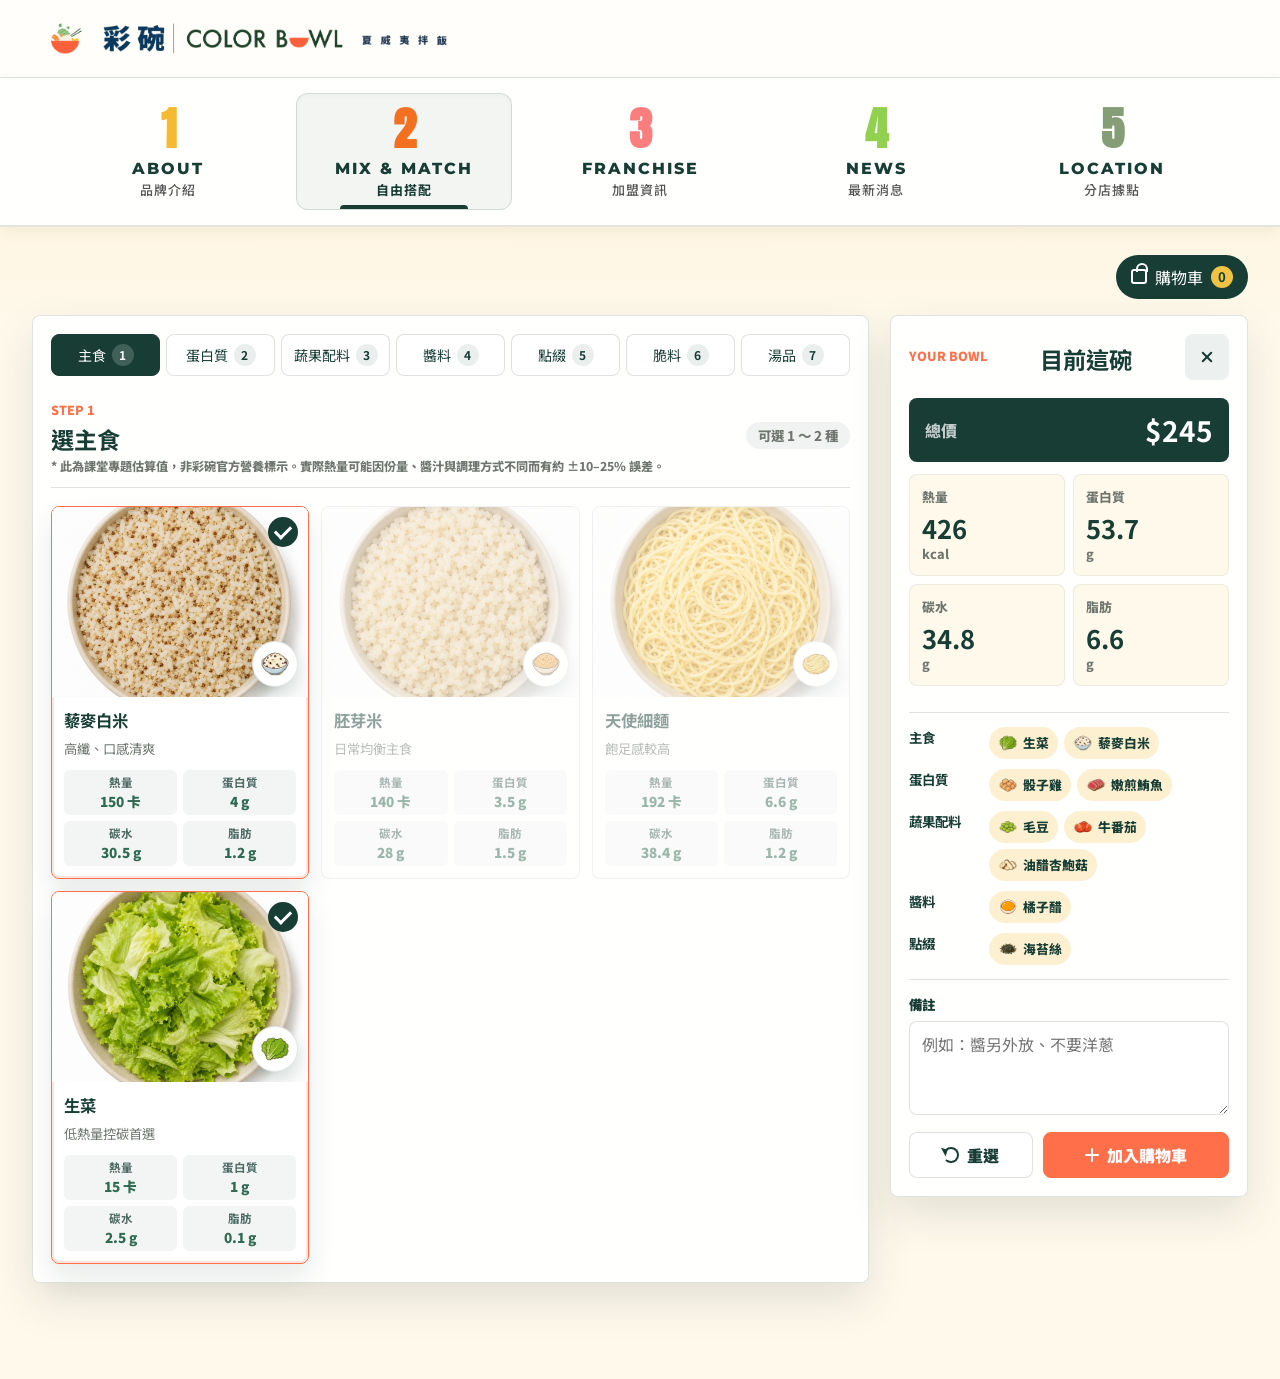
<file: order.html>
<!DOCTYPE html>
<html lang="zh-Hant">
<head>
  <meta charset="UTF-8">
  <meta name="viewport" content="width=device-width, initial-scale=1.0">
  <title>彩碗 ColorBowl Poke | 線上點餐</title>
  <link rel="shortcut icon" href="images/new_logo.png">
  <link rel="stylesheet" href="css/all.css">
  <link rel="stylesheet" href="css/order.css?v=20260609_11">
  <style>
    @import url('https://fonts.googleapis.com/css2?family=Montserrat:ital,wght@0,100..900;1,100..900&display=swap');
    @import url('https://fonts.googleapis.com/css2?family=Noto+Sans+TC:wght@100..900&display=swap');
    @import url('https://fonts.googleapis.com/css2?family=Jost:ital,wght@0,100..900;1,100..900&display=swap');
    @import url('https://fonts.googleapis.com/css2?family=Anton+SC&display=swap');

    /* ==========================================================================
       彩碗頂部大數字頁籤導覽列 (ColorBowl Top Tabs Navigation - 點餐頁專用)
       ========================================================================== */
    .colorbowl-top-tabs {
        width: 100%;
        background: rgba(255, 255, 255, 0.95);
        box-shadow: 0 4px 15px rgba(0, 0, 0, 0.05);
        border-bottom: 2px solid #e1e8db;
        position: relative;
        z-index: 99;
        margin-top: 0 !important;
    }

    .colorbowl-top-tabs .tabs-inner {
        max-width: 1200px;
        margin: 0 auto;
        display: flex;
        justify-content: space-around;
        align-items: stretch;
        padding: 15px 10px;
    }

    .colorbowl-top-tabs .tab-item {
        flex: 1;
        text-align: center;
        padding: 10px 15px;
        text-decoration: none !important;
        display: flex;
        flex-direction: column;
        align-items: center;
        justify-content: center;
        border-radius: 12px;
        margin: 0 10px;
        background: transparent;
        transition: all 0.35s cubic-bezier(0.25, 0.8, 0.25, 1);
        position: relative;
        border: 1px solid transparent;
    }

    /* 大數字色彩 */
    .colorbowl-top-tabs .tab-num {
        font-family: "Anton SC", "Impact", "Montserrat", sans-serif;
        font-size: 46px;
        font-weight: 700;
        line-height: 1.1;
        margin-bottom: 4px;
        transition: all 0.3s ease;
    }

    .colorbowl-top-tabs .tab-num.num-1 { color: #f5b932; }
    .colorbowl-top-tabs .tab-num.num-2 { color: #f37021; }
    .colorbowl-top-tabs .tab-num.num-3 { color: #fa7e7e; }
    .colorbowl-top-tabs .tab-num.num-4 { color: #92d050; }
    .colorbowl-top-tabs .tab-num.num-5 { color: #859e78; }

    /* 英文大寫 */
    .colorbowl-top-tabs .tab-en {
        font-family: "Montserrat", "Jost", sans-serif;
        font-size: 16px;
        font-weight: 800;
        letter-spacing: 2px;
        color: #173D34;
        margin-bottom: 2px;
        transition: all 0.3s ease;
    }

    /* 中文說明 */
    .colorbowl-top-tabs .tab-zh {
        font-family: "Noto Sans TC", sans-serif;
        font-size: 13px;
        font-weight: 500;
        letter-spacing: 1px;
        color: #555555;
        transition: all 0.3s ease;
    }

    /* Hover 微動畫與卡片上升效果 */
    .colorbowl-top-tabs .tab-item:hover {
        transform: translateY(-5px);
        background: rgba(23, 61, 52, 0.03);
        box-shadow: 0 6px 15px rgba(23, 61, 52, 0.08);
        border-color: rgba(23, 61, 52, 0.08);
    }

    .colorbowl-top-tabs .tab-item:hover .tab-num {
        transform: scale(1.12);
    }

    .colorbowl-top-tabs .tab-item:hover .tab-en {
        color: #0b221d;
    }

    /* Active 狀態（當前頁面高亮） */
    .colorbowl-top-tabs .tab-item.active {
        background: rgba(23, 61, 52, 0.05);
        border-color: rgba(23, 61, 52, 0.15);
        box-shadow: inset 0 2px 4px rgba(0, 0, 0, 0.02);
    }

    .colorbowl-top-tabs .tab-item.active::after {
        content: "";
        position: absolute;
        bottom: 0;
        width: 60%;
        height: 4px;
        background: #173D34;
        border-radius: 4px 4px 0 0;
    }

    .colorbowl-top-tabs .tab-item.active .tab-zh {
        font-weight: 700;
        color: #173D34;
    }

    /* RWD 響應式調整 */
    @media screen and (max-width: 992px) {
        .colorbowl-top-tabs .tabs-inner {
            padding: 10px 5px;
        }
        .colorbowl-top-tabs .tab-item {
            margin: 0 5px;
            padding: 8px 10px;
        }
        .colorbowl-top-tabs .tab-num {
            font-size: 36px;
        }
        .colorbowl-top-tabs .tab-en {
            font-size: 14px;
            letter-spacing: 1px;
        }
    }

    @media screen and (max-width: 768px) {
        .colorbowl-top-tabs {
            overflow: hidden;
            scrollbar-width: none;
            margin-top: 0 !important;
            max-width: 100vw;
        }
        
        .colorbowl-top-tabs::-webkit-scrollbar {
            display: none;
        }

        .colorbowl-top-tabs .tabs-inner {
            display: grid;
            grid-template-columns: repeat(5, minmax(0, 1fr));
            gap: 5px;
            width: 100%;
            max-width: 100vw;
            justify-content: stretch;
            padding: 8px;
        }

        .colorbowl-top-tabs .tab-item {
            flex: none;
            min-width: 0;
            margin: 0;
            padding: 7px 3px;
            background: rgba(255, 255, 255, 0.9);
            border: 1px solid rgba(23, 61, 52, 0.08);
            border-radius: 10px;
        }
        
        .colorbowl-top-tabs .tab-num {
            font-size: 22px;
            margin-bottom: 2px;
        }
        
        .colorbowl-top-tabs .tab-en {
            font-size: 8px;
            letter-spacing: 0.2px;
            line-height: 1.05;
            margin-bottom: 1px;
        }
        
        .colorbowl-top-tabs .tab-zh {
            font-size: 10px;
            letter-spacing: 0;
            line-height: 1.15;
        }

        .colorbowl-top-tabs .tab-item:hover {
            transform: none;
        }
    }
    
    /* 強制手機版食材卡片雙欄與適當比例（防止快取問題） */
    @media screen and (max-width: 700px) {
        html, body {
            max-width: 100vw !important;
            overflow-x: hidden !important;
            width: 100% !important;
        }
        .order-page,
        .builder-layout,
        .ingredient-panel,
        .summary-panel {
            max-width: 100vw !important;
            overflow-x: hidden !important;
            width: 100% !important;
            min-width: 0 !important;
        }
        .builder-layout,
        .ingredient-panel,
        .summary-panel {
            max-width: 100% !important;
            width: 100% !important;
        }
        .ingredient-grid {
            display: grid !important;
            grid-template-columns: repeat(2, minmax(0, 1fr)) !important;
            gap: 10px !important;
            max-width: 100% !important;
            min-width: 0 !important;
            width: 100% !important;
        }
        .ingredient-card {
            display: flex !important;
            flex-direction: column !important;
            min-height: 0 !important;
            width: auto !important;
            max-width: 100% !important;
            min-width: 0 !important;
        }
        .step-tabs {
            display: flex !important;
            flex-wrap: wrap !important;
            gap: 8px !important;
            margin: 0 0 16px !important;
            overflow: visible !important;
            padding: 0 !important;
            width: 100% !important;
        }
        .step-tab {
            flex: 1 1 calc(33.333% - 8px) !important;
            min-width: 0 !important;
            padding: 8px 6px !important;
        }
        .ingredient-image {
            height: 115px !important;
            width: 100% !important;
        }
        .ingredient-photo {
            width: 100% !important;
            height: 100% !important;
            object-fit: cover !important;
            object-position: var(--ingredient-focus, center center) !important;
            padding: 0 !important;
        }
    }

    @media screen and (max-width: 430px) {
        .order-page {
            padding-left: 8px;
            padding-right: 8px;
        }
        .quick-panel,
        .ingredient-panel,
        .summary-panel {
            padding: 14px;
        }
        .step-tabs {
            gap: 7px !important;
        }
        .step-tab {
            flex-basis: calc(50% - 7px) !important;
            min-height: 40px;
        }
        .step-tab:last-child {
            flex-basis: 100% !important;
        }
        .ingredient-grid {
            gap: 8px !important;
        }
        .ingredient-body {
            padding: 8px 7px 10px;
        }
    }

    @media screen and (max-width: 700px) {
        .summary-panel[data-mobile-bowl-details] {
            max-width: none !important;
            width: auto !important;
        }
    }
  </style>
  <script src="js/order.js?v=20260609_5" defer></script>
</head>
<body>
  <header class="order-topbar">
    <a class="brand" href="index.html" aria-label="回到首頁">
      <img src="images/nav_logo_colorbowl_new.png" alt="ColorBowl Poke">
    </a>
  </header>

  <!-- 彩碗頂部大數字導覽頁籤 -->
  <div class="colorbowl-top-tabs">
    <div class="tabs-inner">
      <a href="index.html" class="tab-item" id="tab-about">
        <span class="tab-num num-1">1</span>
        <span class="tab-en">ABOUT</span>
        <span class="tab-zh">品牌介紹</span>
      </a>
      <a href="order.html" class="tab-item active" id="tab-dish">
        <span class="tab-num num-2">2</span>
        <span class="tab-en">MIX & MATCH</span>
        <span class="tab-zh">自由搭配</span>
      </a>
      <a href="franchise.html" class="tab-item" id="tab-franchise">
        <span class="tab-num num-3">3</span>
        <span class="tab-en">FRANCHISE</span>
        <span class="tab-zh">加盟資訊</span>
      </a>
      <a href="news.html" class="tab-item" id="tab-news">
        <span class="tab-num num-4">4</span>
        <span class="tab-en">NEWS</span>
        <span class="tab-zh">最新消息</span>
      </a>
      <a href="location.html" class="tab-item" id="tab-location">
        <span class="tab-num num-5">5</span>
        <span class="tab-en">LOCATION</span>
        <span class="tab-zh">分店據點</span>
      </a>
    </div>
  </div>

  <main class="order-page">
    <div class="order-actions-bar">
      <nav class="top-actions" aria-label="點餐導覽">
        <button class="cart-pill" type="button" data-open-cart>
          <span class="bag-icon" aria-hidden="true"></span>
          <span>購物車</span>
          <strong data-cart-count>0</strong>
        </button>
      </nav>
    </div>

    <section class="target-panel" data-target-panel hidden>
      <div class="target-head">
        <div>
          <span class="eyebrow">Nutrition Target</span>
          <h2>營養目標</h2>
        </div>
        <button class="text-button" type="button" data-apply-preset="fitness">套用健身增肌</button>
      </div>
      <div class="target-grid">
        <label>
          <span>熱量上限</span>
          <input type="number" min="250" max="1200" step="10" value="650" data-target="calories">
        </label>
        <label>
          <span>蛋白質下限</span>
          <input type="number" min="0" max="100" step="1" value="35" data-target="protein">
        </label>
        <label>
          <span>碳水上限</span>
          <input type="number" min="0" max="160" step="1" value="65" data-target="carbs">
        </label>
        <label>
          <span>脂肪上限</span>
          <input type="number" min="0" max="80" step="1" value="28" data-target="fat">
        </label>
      </div>
    </section>

    <section class="builder-layout" aria-label="客製彩碗點餐區">

      <section class="ingredient-panel">
        <div class="step-tabs" role="tablist" aria-label="食材分類" data-tabs></div>
        <div class="ingredient-toolbar">
          <div>
            <span class="eyebrow" data-step-kicker>Step 1</span>
            <h2 data-step-title>選主食</h2>
            <p class="nutrition-note">* 此為課堂專題估算值，非彩碗官方營養標示。實際熱量可能因份量、醬汁與調理方式不同而有約 ±10–25% 誤差。</p>
          </div>
          <p data-step-hint>可選 1 到 2 種，選 2 種時各以半份計算。</p>
        </div>
        <div class="ingredient-grid" data-ingredients></div>
      </section>

      <aside class="summary-panel" id="mobile-bowl-details" aria-live="polite" data-mobile-bowl-details>
        <div class="panel-head">
          <span class="eyebrow">Your Bowl</span>
          <h2>目前這碗</h2>
          <button class="mobile-summary-close icon-button" type="button" data-mobile-summary-close aria-label="關閉目前這碗">
            <span class="close-icon" aria-hidden="true"></span>
          </button>
        </div>
        <div class="price-line">
          <span>總價</span>
          <strong data-total-price>$0</strong>
        </div>
        <div class="nutrition-grid">
          <div>
            <span>熱量</span>
            <strong data-total="calories">0</strong>
            <small>kcal</small>
          </div>
          <div>
            <span>蛋白質</span>
            <strong data-total="protein">0</strong>
            <small>g</small>
          </div>
          <div>
            <span>碳水</span>
            <strong data-total="carbs">0</strong>
            <small>g</small>
          </div>
          <div>
            <span>脂肪</span>
            <strong data-total="fat">0</strong>
            <small>g</small>
          </div>
        </div>
        <div class="target-status" data-target-status></div>
        <div class="selected-list" data-selected-list>
          <p>還沒有選食材。</p>
        </div>
        <label class="note-field">
          <span>備註</span>
          <textarea rows="3" placeholder="例如：醬另外放、不要洋蔥" data-note></textarea>
        </label>
        <div class="summary-actions">
          <button class="ghost-button" type="button" data-reset>
            <span class="reset-icon" aria-hidden="true"></span>
            <span>重選</span>
          </button>
          <button class="primary-button" type="button" data-add-cart>
            <span class="plus-icon" aria-hidden="true"></span>
            <span>加入購物車</span>
          </button>
        </div>
      </aside>
    </section>
  </main>

  <aside class="cart-drawer" aria-label="購物車" aria-hidden="true" data-cart-drawer>
    <div class="cart-backdrop" data-close-cart></div>
    
    <!-- 訂單明細面板 (向左展開) -->
    <section class="details-panel" data-details-panel>
      <div class="details-head">
        <div>
          <span class="eyebrow">Details</span>
          <h2>訂單明細</h2>
        </div>
        <button class="icon-button" type="button" data-close-details aria-label="關閉明細">
          <span class="close-icon" aria-hidden="true"></span>
        </button>
      </div>
      <div class="details-items">
        <!-- 這裡由 JS 動態渲染 Accordion 項目 -->
      </div>
    </section>

    <section class="cart-panel">
      <!-- 左側貼邊 Sidebar Toggle 滑塊 -->
      <div class="sidebar-toggle-container" data-expand-container hidden>
        <button class="details-sidebar-toggle" type="button" data-toggle-cart-details aria-label="切換訂單明細">
          <span class="sidebar-toggle-text">展開明細</span>
          <span class="sidebar-toggle-icon" aria-hidden="true"></span>
        </button>
      </div>

      <div class="cart-head">
        <div>
          <span class="eyebrow">Cart</span>
          <h2>訂單內容</h2>
        </div>
        <div class="cart-head-actions">
          <button class="clear-cart-btn" type="button" data-clear-cart hidden>清空購物車</button>
          <button class="icon-button" type="button" data-close-cart aria-label="關閉購物車">
            <span class="close-icon" aria-hidden="true"></span>
          </button>
        </div>
      </div>
      <div class="sidebar-toggle-container mobile-cart-detail-toggle" data-expand-container hidden>
        <button class="details-sidebar-toggle" type="button" data-toggle-cart-details aria-label="切換訂單明細">
          <span class="sidebar-toggle-text">展開明細</span>
          <span class="sidebar-toggle-icon" aria-hidden="true"></span>
        </button>
      </div>
      <div class="cart-items" data-cart-items>
        <p class="empty-cart">購物車目前是空的。</p>
      </div>
      <div class="checkout-box">
        <div class="checkout-total">
          <span>訂單總計</span>
          <strong data-cart-total>$0</strong>
        </div>


        <div class="checkout-grid">
          <label>
            <span>取餐方式</span>
            <select>
              <option>到店自取</option>
              <option>外送</option>
              <option>內用</option>
            </select>
          </label>
          <label>
            <span>取餐時間</span>
            <input type="time" value="12:30">
          </label>
          <label>
            <span>姓名</span>
            <input type="text" id="checkout-name" placeholder="王小明">
          </label>
          <label>
            <span>電話</span>
            <input type="tel" id="checkout-phone" placeholder="09xx xxx xxx">
          </label>
        </div>
        <button class="primary-button checkout-button" type="button" data-submit-order>
          <span class="send-icon" aria-hidden="true"></span>
          <span>送出模擬訂單</span>
        </button>
      </div>
    </section>
  </aside>

  <div class="mobile-summary">
    <button class="mobile-summary-info" type="button" data-mobile-summary-toggle aria-expanded="false" aria-controls="mobile-bowl-details">
      <span class="mobile-summary-title">目前這碗</span>
      <strong data-mobile-price>$0</strong>
      <span data-mobile-nutrition>0 kcal / P 0g</span>
      <span class="mobile-summary-chevron" aria-hidden="true"></span>
    </button>
    <button class="mobile-add-button" type="button" data-add-cart data-add-cart-mode="stay">加入</button>
  </div>

  <div class="toast" data-toast role="status" aria-live="polite"></div>
</body>
</html>
</file>
<file: css/order.css>
:root {
  --green: #173d34;
  --green-2: #2f6a52;
  --lime: #d7e85a;
  --yellow: #f2c244;
  --orange: #ff704a;
  --paper: #fff9ec;
  --surface: #ffffff;
  --line: rgba(23, 61, 52, 0.14);
  --muted: #6e766f;
  --ink: #20302b;
  --shadow: 0 18px 44px rgba(23, 61, 52, 0.12);
}

* {
  box-sizing: border-box;
}

html {
  overflow-x: hidden;
  scroll-behavior: smooth;
}

body {
  background:
    linear-gradient(180deg, rgba(242, 194, 68, 0.2) 0, rgba(255, 249, 236, 0) 330px),
    var(--paper);
  color: var(--ink);
  font-family: "Noto Sans TC", "Noto Sans", Arial, sans-serif;
  margin: 0;
  min-height: 100vh;
  overflow-x: hidden;
  max-width: 100vw;
}

button,
input,
select,
textarea {
  font: inherit;
}

button {
  cursor: pointer;
}

button:focus-visible,
input:focus-visible,
select:focus-visible,
textarea:focus-visible,
a:focus-visible {
  outline: 3px solid rgba(255, 112, 74, 0.35);
  outline-offset: 3px;
}

.order-topbar {
  align-items: center;
  background: rgba(255, 255, 255, 0.9);
  border-bottom: 1px solid var(--line);
  display: flex;
  gap: 24px;
  justify-content: space-between;
  left: 0;
  min-height: 78px;
  padding: 12px clamp(18px, 4vw, 56px);
  position: sticky;
  right: 0;
  top: 0;
  max-width: 100vw;
  width: 100vw;
  z-index: 50;
  backdrop-filter: blur(16px);
}

.brand {
  align-items: center;
  display: inline-flex;
  min-width: 150px;
}

.brand img {
  display: block;
  height: 33px;
  width: 400px;
  max-width: 100%;
  object-fit: contain;
}

.order-actions-bar {
  display: flex;
  justify-content: flex-end;
  margin-bottom: 16px;
  width: 100%;
}

.top-actions {
  align-items: center;
  display: flex;
  gap: 10px;
}

.top-actions a,
.cart-pill {
  align-items: center;
  background: transparent;
  border: 1px solid transparent;
  border-radius: 999px;
  color: var(--green);
  display: inline-flex;
  gap: 8px;
  min-height: 42px;
  padding: 9px 14px;
  text-decoration: none;
}

.top-actions a:hover,
.cart-pill:hover {
  background: rgba(23, 61, 52, 0.07);
}

.cart-pill {
  background: var(--green);
  color: #fff;
}

.cart-pill strong {
  align-items: center;
  background: var(--yellow);
  border-radius: 999px;
  color: var(--green);
  display: inline-flex;
  font-size: 0.82rem;
  height: 22px;
  justify-content: center;
  min-width: 22px;
  padding: 0 7px;
}

.order-page {
  margin: 0 auto;
  max-width: 1680px;
  padding: 28px clamp(16px, 2.5vw, 42px) 96px;
  width: 100%;
}

.order-hero {
  align-items: end;
  display: grid;
  gap: 28px;
  grid-template-columns: minmax(0, 1fr) minmax(360px, 520px);
  padding: 30px 0 24px;
}

.eyebrow {
  color: var(--orange);
  display: inline-flex;
  font-size: 0.78rem;
  font-weight: 900;
  letter-spacing: 0;
  line-height: 1;
  text-transform: uppercase;
}

.order-hero h1 {
  color: var(--green);
  font-size: clamp(2rem, 4.4vw, 3.9rem);
  line-height: 1.05;
  margin: 12px 0 14px;
  max-width: 860px;
  overflow-wrap: anywhere;
}

.order-hero p {
  color: var(--muted);
  font-size: 1.05rem;
  line-height: 1.8;
  margin: 0;
  max-width: 720px;
}

.mode-switch {
  background: rgba(255, 255, 255, 0.72);
  border: 1px solid var(--line);
  border-radius: 8px;
  display: grid;
  gap: 8px;
  grid-template-columns: repeat(3, minmax(0, 1fr));
  padding: 8px;
  min-width: 0;
}

.mode-switch button {
  background: transparent;
  border: 1px solid transparent;
  border-radius: 7px;
  color: var(--green);
  min-height: 78px;
  padding: 12px;
  text-align: left;
  min-width: 0;
}

.mode-switch button span,
.mode-switch button small {
  display: block;
}

.mode-switch button span {
  font-weight: 900;
  margin-bottom: 7px;
}

.mode-switch button small {
  color: var(--muted);
  font-size: 0.8rem;
  line-height: 1.45;
}

.mode-switch button.is-active {
  background: #fff1d2;
  border-color: rgba(255, 112, 74, 0.45);
  box-shadow: inset 0 0 0 2px rgba(255, 112, 74, 0.14);
}

.target-panel,
.quick-panel,
.ingredient-panel,
.summary-panel,
.cart-panel {
  background: rgba(255, 255, 255, 0.94);
  border: 1px solid var(--line);
  border-radius: 8px;
  box-shadow: var(--shadow);
  min-width: 0;
}

.target-panel {
  margin: 0 0 18px;
  padding: 20px;
}

.target-head,
.panel-head,
.cart-head,
.ingredient-toolbar {
  align-items: center;
  display: flex;
  gap: 16px;
  justify-content: space-between;
}

.cart-head-actions {
  display: flex;
  align-items: center;
  gap: 10px;
}

.clear-cart-btn {
  background: transparent;
  border: 1px solid var(--line);
  border-radius: 6px;
  color: var(--muted);
  font-size: 0.76rem;
  font-weight: 800;
  padding: 4px 10px;
  min-height: 28px;
  transition: all 0.2s ease;
}

.clear-cart-btn:hover {
  background: rgba(255, 112, 74, 0.08);
  border-color: rgba(255, 112, 74, 0.3);
  color: var(--orange);
}

.target-head h2,
.panel-head h2,
.cart-head h2,
.ingredient-toolbar h2 {
  color: var(--green);
  font-size: 1.45rem;
  line-height: 1.2;
  margin: 6px 0 0;
}

.target-grid {
  display: grid;
  gap: 12px;
  grid-template-columns: repeat(4, minmax(0, 1fr));
  margin-top: 18px;
}

label span {
  color: var(--green);
  display: block;
  font-size: 0.84rem;
  font-weight: 900;
  margin-bottom: 7px;
}

input,
select,
textarea {
  background: #fff;
  border: 1px solid var(--line);
  border-radius: 8px;
  color: var(--ink);
  min-height: 44px;
  padding: 10px 12px;
  width: 100%;
}

textarea {
  line-height: 1.5;
  min-height: 86px;
  resize: vertical;
}

.builder-layout {
  align-items: start;
  display: grid;
  gap: clamp(16px, 1.6vw, 24px);
  grid-template-columns: minmax(0, 1fr) clamp(340px, 26vw, 460px);
}

.quick-panel,
.ingredient-panel,
.summary-panel {
  padding: 18px;
}

.quick-panel,
.summary-panel {
  position: sticky;
  top: 98px;
}

.preset-list {
  display: grid;
  gap: 10px;
  margin-top: 16px;
}

.preset-card {
  background: #fff;
  border: 1px solid var(--line);
  border-radius: 8px;
  color: inherit;
  display: grid;
  gap: 10px;
  grid-template-columns: 54px minmax(0, 1fr);
  min-height: 92px;
  padding: 10px;
  text-align: left;
  transition: border-color 0.2s ease, transform 0.2s ease, box-shadow 0.2s ease;
}

.preset-card:hover {
  border-color: rgba(255, 112, 74, 0.55);
  box-shadow: 0 10px 24px rgba(23, 61, 52, 0.1);
  transform: translateY(-1px);
}

.preset-image {
  background: #fff9ec;
  border-radius: 7px;
  display: block;
  height: 54px;
  overflow: hidden;
  position: relative;
  width: 54px;
}

.preset-image > img:first-child {
  background: #fff9ec;
  height: 54px;
  object-fit: cover;
  width: 54px;
}

.preset-icon {
  background: #ffffff;
  border: 1px solid rgba(23, 61, 52, 0.12);
  border-radius: 999px;
  bottom: -3px;
  box-shadow: 0 5px 12px rgba(23, 61, 52, 0.16);
  height: 26px !important;
  object-fit: contain !important;
  padding: 3px;
  position: absolute;
  right: -3px;
  width: 26px !important;
}

.preset-card strong,
.preset-card span,
.preset-card small {
  display: block;
}

.preset-card strong {
  color: var(--green);
  font-size: 0.98rem;
  line-height: 1.3;
}

.preset-card span {
  color: var(--muted);
  font-size: 0.8rem;
  line-height: 1.45;
  margin-top: 3px;
}

.preset-card small {
  color: var(--orange);
  font-weight: 900;
  margin-top: 6px;
}

.step-tabs {
  display: flex;
  flex-wrap: nowrap;
  gap: 6px;
  margin-bottom: 18px;
  overflow-x: auto;
  scrollbar-width: none;
  -ms-overflow-style: none;
  padding-bottom: 2px;
}

.step-tabs::-webkit-scrollbar {
  display: none;
}

.step-tab {
  align-items: center;
  background: #fff;
  border: 1px solid var(--line);
  border-radius: 8px;
  color: var(--green);
  display: inline-flex;
  flex: 1;
  flex-shrink: 0;
  gap: 6px;
  justify-content: center;
  min-height: 42px;
  padding: 8px 10px;
  transition: background 0.2s ease, border-color 0.2s ease;
  white-space: nowrap;
  font-size: 0.88rem;
}

.step-tab.is-active {
  background: var(--green);
  border-color: var(--green);
  color: #fff;
}

.step-tab strong {
  align-items: center;
  background: rgba(23, 61, 52, 0.09);
  border-radius: 999px;
  display: inline-flex;
  font-size: 0.75rem;
  height: 22px;
  justify-content: center;
  min-width: 22px;
  padding: 0 6px;
}

.step-tab.is-active strong {
  background: rgba(255, 255, 255, 0.18);
}

.ingredient-toolbar {
  border-bottom: 1px solid var(--line);
  margin-bottom: 18px;
  padding-bottom: 12px;
  align-items: center;
  display: flex;
  gap: 16px;
  justify-content: space-between;
}

.ingredient-toolbar [data-step-hint] {
  color: var(--muted);
  font-size: 0.84rem;
  font-weight: 800;
  line-height: 1.4;
  margin: 0;
  white-space: nowrap;
  background: rgba(23, 61, 52, 0.06);
  border-radius: 999px;
  padding: 4px 12px;
}

.nutrition-note {
  color: var(--muted);
  font-size: 0.76rem;
  font-weight: 800;
  margin: 4px 0 0;
  display: block;
}

.ingredient-grid {
  display: grid;
  gap: 12px;
  grid-template-columns: repeat(4, minmax(0, 1fr));
}

.ingredient-card {
  background: #fff;
  border: 1px solid var(--line);
  border-radius: 8px;
  color: inherit;
  min-height: 220px;
  overflow: hidden;
  padding: 0;
  text-align: left;
  transition: border-color 0.2s ease, box-shadow 0.2s ease, transform 0.2s ease;
  display: flex;
  flex-direction: column;
  align-items: stretch;
  justify-content: flex-start;
}

.ingredient-card:hover {
  border-color: rgba(255, 112, 74, 0.52);
  box-shadow: 0 12px 28px rgba(23, 61, 52, 0.1);
  transform: translateY(-1px);
}

.ingredient-card.is-selected {
  border-color: var(--orange);
  box-shadow: inset 0 0 0 2px rgba(255, 112, 74, 0.18), 0 14px 28px rgba(23, 61, 52, 0.1);
}

.ingredient-card.is-disabled {
  cursor: not-allowed;
  opacity: 0.48;
}

.ingredient-image {
  background: linear-gradient(180deg, #fffaf0 0%, #f7f0df 100%);
  height: 130px;
  overflow: hidden;
  position: relative;
}

.ingredient-photo {
  display: block;
  height: 100%;
  object-fit: cover;
  object-position: var(--ingredient-focus, center center);
  padding: 0;
  width: 100%;
}

.ingredient-card:has([src$="base_quinoa.jpg"]) { --ingredient-focus: center 48%; }
.ingredient-card:has([src$="base_germ.jpg"]) { --ingredient-focus: center 48%; }
.ingredient-card:has([src$="base_pasta.jpg"]) { --ingredient-focus: center 50%; }
.ingredient-card:has([src$="base_lettuce.jpg"]) { --ingredient-focus: center 50%; }
.ingredient-card:has([src$="protein_salmon.jpg"]) { --ingredient-focus: center 52%; }
.ingredient-card:has([src$="protein_smoked_salmon.jpg"]) { --ingredient-focus: center 52%; }
.ingredient-card:has([src$="protein_chicken.jpg"]) { --ingredient-focus: center 48%; }
.ingredient-card:has([src$="protein_pork.jpg"]) { --ingredient-focus: center 52%; }
.ingredient-card:has([src$="protein_shrimp.jpg"]) { --ingredient-focus: center 48%; }
.ingredient-card:has([src$="protein_egg.jpg"]) { --ingredient-focus: center 50%; }
.ingredient-card:has([src$="protein_tofu.jpg"]) { --ingredient-focus: center 50%; }
.ingredient-card:has([src$="topping_tomato.jpg"]) { --ingredient-focus: center 50%; }
.ingredient-card:has([src$="topping_dragonfruit.jpg"]) { --ingredient-focus: center 50%; }
.ingredient-card:has([src$="topping_pumpkin.jpg"]) { --ingredient-focus: center 50%; }
.ingredient-card:has([src$="topping_sweetpotato.jpg"]) { --ingredient-focus: center 50%; }
.ingredient-card:has([src$="topping_corn.jpg"]) { --ingredient-focus: center 50%; }
.ingredient-card:has([src$="topping_edamame.jpg"]) { --ingredient-focus: center 50%; }
.ingredient-card:has([src$="topping_seaweedsalad.jpg"]) { --ingredient-focus: center 52%; }
.ingredient-card:has([src$="topping_cabbage.jpg"]) { --ingredient-focus: center 52%; }

.ingredient-icon {
  background: #ffffff;
  border: 1px solid rgba(23, 61, 52, 0.12);
  border-radius: 999px;
  bottom: 10px;
  box-shadow: 0 8px 18px rgba(23, 61, 52, 0.18);
  height: 46px;
  object-fit: contain;
  padding: 6px;
  position: absolute;
  right: 10px;
  width: 46px;
}

.ingredient-check {
  align-items: center;
  background: var(--green);
  border-radius: 999px;
  color: #fff;
  display: flex;
  height: 30px;
  justify-content: center;
  opacity: 0;
  position: absolute;
  right: 10px;
  top: 10px;
  transform: scale(0.8);
  transition: opacity 0.2s ease, transform 0.2s ease;
  width: 30px;
}

.ingredient-check::before {
  border-bottom: 3px solid currentColor;
  border-left: 3px solid currentColor;
  content: "";
  height: 7px;
  transform: rotate(-45deg) translate(1px, -1px);
  width: 13px;
}

.ingredient-card.is-selected .ingredient-check {
  opacity: 1;
  transform: scale(1);
}

.ingredient-body {
  padding: 12px;
}

.ingredient-title {
  align-items: start;
  display: flex;
  gap: 10px;
  justify-content: space-between;
}

.ingredient-title strong {
  color: var(--green);
  font-size: 1.02rem;
  line-height: 1.35;
}

.ingredient-title span {
  color: var(--orange);
  font-weight: 900;
  white-space: nowrap;
}

.ingredient-meta {
  color: var(--muted);
  font-size: 0.83rem;
  line-height: 1.55;
  margin: 8px 0 0;
}

.macro-row {
  display: grid;
  grid-template-columns: repeat(2, minmax(0, 1fr));
  gap: 6px;
  margin-top: 10px;
}

.macro-row span {
  background: rgba(23, 61, 52, 0.05);
  border-radius: 6px;
  color: var(--green);
  font-weight: 800;
  padding: 6px 4px;
  text-align: center;
  flex: 1;
  white-space: nowrap;
  display: flex;
  flex-direction: column;
  align-items: center;
  justify-content: center;
  gap: 3px;
}

.macro-row span em {
  display: block;
  font-style: normal;
  font-size: 0.72rem;
  font-weight: 700;
  opacity: 0.75;
  line-height: 1.2;
}

.macro-row span strong {
  display: block;
  font-size: 0.85rem;
  font-weight: 900;
  line-height: 1.2;
  color: var(--green-2);
}

.price-line {
  align-items: center;
  background: var(--green);
  border-radius: 8px;
  color: #fff;
  display: flex;
  justify-content: space-between;
  margin: 18px 0 12px;
  min-height: 58px;
  padding: 12px 16px;
}

.price-line span {
  color: rgba(255, 255, 255, 0.74);
  font-weight: 800;
}

.price-line strong {
  font-size: 1.75rem;
}

.nutrition-grid {
  display: grid;
  gap: 8px;
  grid-template-columns: repeat(2, minmax(0, 1fr));
}

.nutrition-grid div {
  background: #fff9ec;
  border: 1px solid rgba(23, 61, 52, 0.08);
  border-radius: 8px;
  min-height: 88px;
  padding: 12px;
}

.nutrition-grid span,
.nutrition-grid small {
  color: var(--muted);
  display: block;
  font-size: 0.8rem;
  font-weight: 800;
}

.nutrition-grid strong {
  color: var(--green);
  display: inline-block;
  font-size: 1.6rem;
  line-height: 1.2;
  margin-top: 7px;
}

.target-status {
  display: grid;
  gap: 8px;
  margin-top: 12px;
}

.status-row {
  align-items: center;
  background: rgba(23, 61, 52, 0.06);
  border-radius: 8px;
  display: grid;
  gap: 10px;
  grid-template-columns: 74px minmax(0, 1fr) auto;
  min-height: 42px;
  padding: 8px 10px;
}

.status-row span {
  color: var(--green);
  font-size: 0.8rem;
  font-weight: 900;
}

.status-bar {
  background: rgba(23, 61, 52, 0.1);
  border-radius: 999px;
  height: 8px;
  overflow: hidden;
}

.status-bar i {
  background: var(--green-2);
  display: block;
  height: 100%;
  width: var(--progress);
}

.status-row.is-warning .status-bar i {
  background: var(--orange);
}

.status-row strong {
  color: var(--green);
  font-size: 0.8rem;
  white-space: nowrap;
}

.selected-list {
  border-bottom: 1px solid var(--line);
  border-top: 1px solid var(--line);
  margin: 14px 0;
  padding: 14px 0;
}

.selected-list p {
  color: var(--muted);
  line-height: 1.65;
  margin: 0;
}

.selected-group {
  display: grid;
  gap: 8px;
  grid-template-columns: 72px minmax(0, 1fr);
}

.selected-group + .selected-group {
  margin-top: 10px;
}

.selected-group strong {
  color: var(--green);
  font-size: 0.84rem;
}

.selected-group div {
  display: flex;
  flex-wrap: wrap;
  gap: 6px;
}

.chip {
  align-items: center;
  background: rgba(242, 194, 68, 0.24);
  border-radius: 999px;
  color: var(--green);
  display: inline-flex;
  font-size: 0.8rem;
  font-weight: 800;
  gap: 5px;
  padding: 6px 9px;
}

.chip img {
  height: 20px;
  object-fit: contain;
  width: 20px;
}

.note-field {
  display: block;
}

.summary-actions {
  display: grid;
  gap: 10px;
  grid-template-columns: 0.8fr 1.2fr;
  margin-top: 12px;
}

.mobile-summary-close {
  display: none;
}

.primary-button,
.ghost-button,
.text-button,
.icon-button {
  align-items: center;
  border-radius: 8px;
  display: inline-flex;
  gap: 8px;
  justify-content: center;
  min-height: 46px;
  padding: 10px 14px;
}

.primary-button {
  background: var(--orange);
  border: 1px solid var(--orange);
  color: #fff;
  font-weight: 900;
}

.primary-button:hover {
  background: #ef5e37;
}

.ghost-button {
  background: #fff;
  border: 1px solid var(--line);
  color: var(--green);
  font-weight: 900;
}

.text-button {
  background: rgba(23, 61, 52, 0.07);
  border: 1px solid transparent;
  color: var(--green);
  font-size: 0.86rem;
  font-weight: 900;
}

.icon-button {
  background: rgba(23, 61, 52, 0.08);
  border: 1px solid transparent;
  color: var(--green);
  min-width: 44px;
  padding: 0;
}

.cart-drawer {
  inset: 0;
  opacity: 0;
  pointer-events: none;
  position: fixed;
  transition: opacity 0.22s ease;
  z-index: 100;
}

.cart-drawer.is-open {
  opacity: 1;
  pointer-events: auto;
}

.cart-backdrop {
  background: rgba(23, 38, 33, 0.42);
  inset: 0;
  position: absolute;
}

.cart-panel {
  bottom: 0;
  display: flex;
  flex-direction: column;
  max-width: min(460px, 100vw);
  padding: 20px;
  position: absolute;
  right: 0;
  top: 0;
  transform: translateX(100%);
  transition: transform 0.28s ease;
  width: 460px;
  background: #ffffff; /* 不透明白色背景 */
  box-shadow: -10px 0 30px rgba(23, 61, 52, 0.08); /* 加強陰影立體感 */
  z-index: 100; /* 設定層級高於 details-panel (99)，確保貼邊按鈕浮現於最上層 */
}

.cart-drawer.is-open .cart-panel {
  transform: translateX(0);
}

/* ==========================================================================
   進階購物車：左側摺疊訂單明細 & 總營養素估算
   ========================================================================== */

/* 1. 摺疊總營養資訊樣式 */
.cart-total-macros-container {
  margin: 8px 0 12px;
}

.macros-toggle-btn {
  background: transparent;
  border: none;
  color: var(--green);
  font-size: 0.78rem;
  font-weight: 800;
  padding: 4px 0;
  display: flex;
  align-items: center;
  gap: 4px;
  cursor: pointer;
  width: auto;
  opacity: 0.85;
}

.macros-toggle-btn:hover {
  opacity: 1;
  text-decoration: underline;
}

.macros-toggle-btn .toggle-icon {
  display: inline-block;
  transition: transform 0.2s ease;
}

.macros-toggle-btn.is-active .toggle-icon {
  transform: rotate(180deg);
}

.cart-total-macros {
  display: grid;
  grid-template-columns: repeat(4, 1fr);
  gap: 6px;
  margin-top: 6px;
  animation: fadeIn 0.2s ease;
}

.macro-mini-badge {
  background: rgba(23, 61, 52, 0.04);
  border: 1px solid var(--line);
  color: var(--green);
  border-radius: 4px;
  padding: 4px 2px;
  font-size: 0.68rem;
  font-weight: 800;
  text-align: center;
}

.macro-mini-badge strong {
  display: inline;
  color: var(--green);
}

/* 2. 訂單明細面板樣式 (向左滑出) */
.details-panel {
  bottom: 0;
  display: flex;
  flex-direction: column;
  background: #f4f7f6;
  border-right: 1px solid var(--line);
  padding: 16px 20px;
  position: absolute;
  right: 460px; /* 定位在購物車抽屜的左側 (購物車抽屜寬度為 460px) */
  top: 0;
  width: 420px;
  max-width: calc(100vw - 460px);
  z-index: 99;
  transform: translateX(100%);
  opacity: 0;
  pointer-events: none;
  transition: transform 0.35s cubic-bezier(0.16, 1, 0.3, 1), opacity 0.35s ease;
  box-shadow: -8px 0 24px rgba(23, 61, 52, 0.08);
}

.cart-drawer.details-open .details-panel {
  transform: translateX(0);
  opacity: 1;
  pointer-events: auto;
}

.details-head {
  display: flex;
  align-items: center;
  justify-content: space-between;
  padding-bottom: 12px;
  border-bottom: 1px solid var(--line);
  margin-bottom: 14px;
}

.details-head h2 {
  font-size: 1.15rem !important;
  margin: 2px 0 0 !important;
  color: var(--green);
  font-weight: 900;
}

.details-items {
  flex: 1;
  overflow-y: auto;
  padding-right: 4px;
  margin-bottom: 16px;
  display: flex;
  flex-direction: column;
  gap: 12px;
}

/* 3. 點餐項目摺疊樣式 (Accordion) */
/* 明細與購物車已統一採用 .cart-item 系列樣式進行渲染 */

/* 4. 左側貼邊 Sidebar Toggle 滑塊樣式 */
.sidebar-toggle-container {
  position: absolute;
  left: 0;
  top: 50%;
  transform: translate(-100%, -50%);
  z-index: 102;
}

.details-sidebar-toggle {
  background: var(--green);
  border: 1px solid var(--green);
  border-right: none;
  color: #ffffff;
  width: 22px;
  height: 52px;
  border-radius: 8px 0 0 8px;
  display: flex;
  align-items: center;
  justify-content: center;
  cursor: pointer;
  box-shadow: -4px 0 12px rgba(23, 61, 52, 0.12);
  transition: background 0.25s ease, opacity 0.2s ease;
  padding: 0;
}

.details-sidebar-toggle:hover {
  background: var(--green-2, #16382f);
}

.sidebar-toggle-text {
  display: none;
}

.mobile-cart-detail-toggle {
  display: none;
}

.sidebar-toggle-icon {
  font-size: 0.68rem;
  line-height: 1;
  display: inline-block;
}

.sidebar-toggle-icon::after {
  content: "◀";
}

.cart-drawer.details-open .sidebar-toggle-icon::after {
  content: "▶";
}

/* 5. 購物車單碗餐點的點擊摺疊與展開細節 */
.cart-item-details {
  color: var(--muted);
  font-size: 0.82rem;
  line-height: 1.55;
  margin: 8px 0 10px;
  display: block;
}

.cart-item.is-collapsed .cart-item-details {
  display: none;
}

.cart-item-ingredients {
  display: flex;
  flex-wrap: wrap;
  gap: 6px;
  margin-bottom: 8px;
}

.cart-ing-item {
  display: inline-block;
  background: rgba(23, 61, 52, 0.04);
  border-left: 3px solid var(--green);
  border-radius: 4px;
  padding: 4px 8px;
  font-size: 0.75rem;
  color: var(--ink);
  font-weight: bold;
  white-space: normal;
}

.cart-item-macros {
  display: grid;
  grid-template-columns: repeat(4, minmax(0, 1fr));
  gap: 4px;
  margin: 8px 0;
}

.cart-item-macros .macro-badge {
  background: #fff9ec;
  border: 1px solid rgba(242, 194, 68, 0.28);
  color: var(--green);
  border-radius: 6px;
  padding: 4px 2px;
  font-size: 0.7rem;
  font-weight: 800;
  text-align: center;
  white-space: nowrap;
}

.cart-item-note {
  background: #fff3d2;
  border-radius: 6px;
  color: #c9511a;
  font-size: 0.78rem;
  font-weight: bold;
  padding: 6px 10px;
  margin-top: 8px;
  border-left: 3px solid var(--orange);
}

.cart-item-price-arrow {
  display: flex;
  align-items: center;
  gap: 8px;
  cursor: pointer;
}

.cart-arrow-icon {
  font-size: 0.7rem;
  color: var(--muted);
  display: inline-block;
  transition: transform 0.2s ease;
}

.cart-arrow-icon::after {
  content: "▲";
}

.cart-item.is-collapsed .cart-arrow-icon::after {
  content: "▼";
}

.cart-item.cart-item-collapsed {
  display: flex;
  align-items: center;
  justify-content: space-between;
  padding: 8px 12px;
}

.cart-item.cart-item-collapsed .cart-item-head {
  flex: 1;
  display: flex;
  align-items: center;
  justify-content: space-between;
  margin-right: 16px;
}

.cart-item.cart-item-collapsed .cart-item-head h3 {
  font-size: 0.9rem;
  font-weight: 800;
}

.cart-item.cart-item-collapsed .cart-item-head strong {
  font-size: 0.92rem;
}

.cart-item.cart-item-collapsed .cart-item-actions {
  display: flex;
  gap: 6px;
}

.cart-item.cart-item-collapsed .cart-item-actions button {
  min-height: 28px;
  font-size: 0.72rem;
  padding: 4px 8px;
  font-weight: 800;
}

.cart-items {
  flex: 1;
  margin: 18px -4px 18px 0;
  overflow: auto;
  padding-right: 4px;
}

.empty-cart {
  color: var(--muted);
  line-height: 1.7;
  margin: 0;
}

.cart-item {
  border: 1px solid var(--line);
  border-radius: 8px;
  padding: 12px;
}

.cart-item + .cart-item {
  margin-top: 10px;
}

.cart-item-head {
  align-items: start;
  display: flex;
  gap: 10px;
  justify-content: space-between;
  cursor: pointer;
}

.cart-item h3 {
  color: var(--green);
  font-size: 1rem;
  line-height: 1.35;
  margin: 0;
}

.cart-item strong {
  color: var(--orange);
  white-space: nowrap;
}

.cart-item p {
  color: var(--muted);
  font-size: 0.82rem;
  line-height: 1.55;
  margin: 8px 0 10px;
}

.cart-item-actions {
  display: flex;
  gap: 8px;
}

.cart-item-actions button {
  background: rgba(23, 61, 52, 0.07);
  border: 1px solid transparent;
  border-radius: 999px;
  color: var(--green);
  font-size: 0.8rem;
  font-weight: 900;
  min-height: 34px;
  padding: 6px 10px;
}

.checkout-box {
  border-top: 1px solid var(--line);
  padding-top: 8px;
}

.checkout-total {
  align-items: center;
  display: flex;
  justify-content: space-between;
  margin-bottom: 2px;
}

.checkout-total span {
  color: var(--muted);
  font-weight: 900;
  font-size: 0.84rem;
}

.checkout-total strong {
  color: var(--green);
  font-size: 1.3rem;
}

.checkout-nutrition {
  display: none;
}

.checkout-grid {
  display: grid;
  gap: 6px;
  grid-template-columns: repeat(2, minmax(0, 1fr));
  margin-top: 6px;
}

.checkout-grid label {
  margin-bottom: 0;
}

.checkout-grid label span {
  font-size: 0.76rem;
  margin-bottom: 2px;
}

.checkout-grid input,
.checkout-grid select {
  min-height: 32px;
  padding: 4px 8px;
  font-size: 0.82rem;
  border-radius: 6px;
}

.checkout-button {
  margin-top: 8px;
  width: 100%;
  min-height: 36px !important;
  padding: 6px 12px !important;
  font-size: 0.88rem;
}

.mobile-summary {
  align-items: center;
  background: rgba(255, 255, 255, 0.96);
  border-top: 1px solid var(--line);
  bottom: 0;
  box-shadow: 0 -14px 34px rgba(23, 61, 52, 0.12);
  display: none;
  gap: 10px;
  left: 0;
  padding: 10px 12px;
  position: fixed;
  right: 0;
  max-width: 100vw;
  width: 100vw;
  z-index: 70;
}

.mobile-summary-info,
.mobile-add-button {
  border: 1px solid transparent;
  border-radius: 8px;
  font-weight: 900;
  min-height: 42px;
  padding: 8px 12px;
}

.mobile-summary-info {
  background: transparent;
  color: var(--green);
  display: grid;
  gap: 1px;
  min-width: 0;
  padding-left: 4px;
  padding-right: 30px;
  position: relative;
  text-align: left;
}

.mobile-summary-title,
.mobile-summary-info strong,
.mobile-summary-info span {
  display: block;
  min-width: 0;
}

.mobile-summary-title {
  color: var(--orange);
  font-size: 0.68rem;
  letter-spacing: 0.04em;
  text-transform: uppercase;
}

.mobile-summary-info strong {
  color: var(--green);
  font-size: 1.18rem;
  line-height: 1.1;
}

.mobile-summary-info span:last-child {
  color: var(--muted);
  font-size: 0.78rem;
  overflow: hidden;
  text-overflow: ellipsis;
  white-space: nowrap;
}

.mobile-add-button {
  background: var(--orange);
  color: #fff;
}

.mobile-summary-chevron {
  border-bottom: 2px solid currentColor;
  border-right: 2px solid currentColor;
  color: var(--green);
  height: 9px;
  position: absolute;
  right: 10px;
  top: 50%;
  transform: translateY(-35%) rotate(225deg);
  transition: transform 0.2s ease;
  width: 9px;
}

.mobile-summary-info[aria-expanded="true"] .mobile-summary-chevron {
  transform: translateY(-65%) rotate(45deg);
}

.toast {
  background: var(--green);
  border-radius: 8px;
  bottom: 24px;
  box-shadow: 0 14px 34px rgba(23, 61, 52, 0.2);
  color: #fff;
  left: 50%;
  max-width: min(420px, calc(100vw - 36px));
  opacity: 0;
  padding: 12px 16px;
  pointer-events: none;
  position: fixed;
  text-align: center;
  transform: translate(-50%, 18px);
  transition: opacity 0.2s ease, transform 0.2s ease;
  z-index: 140;
}

.toast.is-visible {
  opacity: 1;
  transform: translate(-50%, 0);
}

.linebot-close-message {
  align-items: center;
  background: rgba(255, 255, 255, 0.96);
  border: 1px solid var(--line);
  border-radius: 8px;
  box-shadow: var(--shadow);
  color: var(--green);
  display: grid;
  gap: 8px;
  left: 50%;
  max-width: min(420px, calc(100vw - 32px));
  padding: 22px;
  position: fixed;
  text-align: center;
  top: 50%;
  transform: translate(-50%, -50%);
  width: 100%;
  z-index: 5000;
}

.linebot-close-message strong {
  font-size: 1.15rem;
  font-weight: 900;
}

.linebot-close-message span {
  color: var(--muted);
  font-size: 0.92rem;
  font-weight: 700;
  line-height: 1.6;
}

.bag-icon,
.plus-icon,
.reset-icon,
.close-icon,
.send-icon {
  display: inline-block;
  flex: 0 0 auto;
  position: relative;
}

.bag-icon {
  border: 2px solid currentColor;
  border-radius: 3px;
  height: 15px;
  width: 16px;
}

.bag-icon::before {
  border: 2px solid currentColor;
  border-bottom: 0;
  border-radius: 8px 8px 0 0;
  content: "";
  height: 7px;
  left: 3px;
  position: absolute;
  top: -8px;
  width: 8px;
}

.plus-icon,
.close-icon {
  height: 14px;
  width: 14px;
}

.plus-icon::before,
.plus-icon::after,
.close-icon::before,
.close-icon::after {
  background: currentColor;
  border-radius: 999px;
  content: "";
  left: 50%;
  position: absolute;
  top: 50%;
  transform: translate(-50%, -50%);
}

.plus-icon::before,
.close-icon::before {
  height: 2px;
  width: 14px;
}

.plus-icon::after,
.close-icon::after {
  height: 14px;
  width: 2px;
}

.close-icon {
  transform: rotate(45deg);
}

.reset-icon {
  border: 2px solid currentColor;
  border-left-color: transparent;
  border-radius: 999px;
  height: 16px;
  width: 16px;
}

.reset-icon::before {
  border-left: 5px solid currentColor;
  border-top: 5px solid transparent;
  border-bottom: 5px solid transparent;
  content: "";
  left: -2px;
  position: absolute;
  top: -3px;
  transform: rotate(-28deg);
}

.send-icon {
  border-bottom: 7px solid transparent;
  border-left: 16px solid currentColor;
  border-top: 7px solid transparent;
  height: 0;
  width: 0;
}

body.cart-open {
  overflow: hidden;
}

@media (max-width: 1360px) {
  .builder-layout {
    grid-template-columns: minmax(0, 1fr) clamp(320px, 28vw, 370px);
  }

  .ingredient-grid {
    grid-template-columns: repeat(3, minmax(0, 1fr));
  }

  .ingredient-image {
    height: 190px;
  }
}

@media (max-width: 1120px) {
  .order-page {
    padding-left: clamp(12px, 2vw, 22px);
    padding-right: clamp(12px, 2vw, 22px);
  }

  .builder-layout {
    grid-template-columns: minmax(0, 1fr) 300px;
  }

  .ingredient-grid {
    grid-template-columns: repeat(2, minmax(0, 1fr));
  }

  .step-tabs {
    flex-wrap: wrap;
    overflow-x: visible;
  }

  .step-tab {
    flex: 1 1 calc(33.333% - 6px);
  }

  .summary-panel {
    padding: 16px;
  }
}

@media (max-width: 900px) {
  .order-hero,
  .builder-layout {
    grid-template-columns: 1fr;
  }

  .quick-panel,
  .summary-panel {
    position: static;
  }

  .quick-panel {
    order: 1;
  }

  .ingredient-panel {
    order: 2;
  }

  .summary-panel {
    order: 3;
  }

  .preset-list {
    grid-template-columns: repeat(2, minmax(0, 1fr));
  }

  .target-grid {
    grid-template-columns: repeat(2, minmax(0, 1fr));
  }
}

@media (max-width: 700px) {
  html, body {
    max-width: 100vw !important;
    overflow-x: hidden !important;
    width: 100% !important;
  }
  .order-page,
  .builder-layout,
  .ingredient-panel,
  .summary-panel {
    max-width: 100vw !important;
    overflow-x: hidden !important;
    width: 100% !important;
    min-width: 0 !important;
  }

  .builder-layout,
  .ingredient-panel,
  .summary-panel {
    max-width: 100% !important;
    width: 100% !important;
  }

  .order-topbar {
    display: grid;
    grid-template-columns: minmax(0, 1fr) auto;
    min-height: 68px;
    padding: 10px 14px;
  }

  .brand {
    min-width: 0;
  }

  .top-actions {
    min-width: 0;
  }

  .brand img {
    height: 25px;
    width: 303px;
    max-width: 80vw;
  }

  .top-actions a {
    display: none;
  }

  .cart-pill span {
    display: none;
  }

  .cart-pill .bag-icon {
    display: inline-block;
  }

  .cart-pill {
    gap: 7px;
    min-height: 42px;
    padding: 8px 10px;
    position: fixed;
    left: auto;
    right: 12px;
    top: 10px;
    z-index: 90;
  }

  .order-page {
    padding: 18px 12px 128px;
  }

  .order-hero {
    gap: 18px;
    padding-top: 14px;
  }

  .order-hero p {
    font-size: 0.95rem;
  }

  .mode-switch {
    grid-template-columns: 1fr;
  }

  .mode-switch button {
    min-height: 62px;
  }

  .target-head,
  .panel-head,
  .cart-head,
  .ingredient-toolbar {
    align-items: flex-start;
    flex-direction: column;
  }

  .ingredient-toolbar [data-step-hint] {
    max-width: none;
    text-align: left;
    white-space: normal;
  }

  .target-grid,
  .preset-list,
  .checkout-grid {
    grid-template-columns: 1fr;
  }

  /* 手機版食材格：2欄直式，與電腦版風格一致 */
  .ingredient-grid {
    display: grid !important;
    grid-template-columns: repeat(2, minmax(0, 1fr)) !important;
    gap: 10px !important;
    max-width: 100% !important;
    min-width: 0 !important;
    width: 100% !important;
  }

  .step-tabs {
    display: flex;
    flex-wrap: wrap;
    gap: 8px;
    margin: 0 0 16px;
    max-width: 100%;
    min-width: 0;
    overflow: visible;
    padding: 0;
    width: 100%;
  }

  .step-tab {
    flex: 1 1 calc(33.333% - 8px);
    min-width: 0;
    padding: 8px 6px;
  }

  /* 手機版卡片：直式排版（圖片在上、內容在下），與電腦版相同 */
  .ingredient-card {
    display: flex !important;
    flex-direction: column !important;
    min-height: 0 !important;
    width: auto !important;
    max-width: 100% !important;
    min-width: 0 !important;
  }

  .ingredient-body {
    overflow: hidden;
    min-width: 0;
    padding: 8px 8px 10px;
  }

  /* 2 欄排版：調整圖片高度比例（適度增加高度，防止圖片過扁及過度聚焦） */
  .ingredient-image {
    height: 115px !important;
    width: 100% !important;
  }
  
  .ingredient-photo {
    width: 100% !important;
    height: 100% !important;
    object-fit: cover !important;
    object-position: var(--ingredient-focus, center center) !important;
    padding: 0 !important;
  }

  .ingredient-icon {
    height: 28px;
    width: 28px;
    bottom: 6px;
    right: 6px;
    padding: 3px;
  }

  .ingredient-check {
    height: 24px;
    width: 24px;
    right: 6px;
    top: 6px;
  }

  /* 調整字體讓 2 欄排版不擁擠 */
  .ingredient-title {
    gap: 4px;
  }

  .ingredient-title strong {
    font-size: 0.85rem;
    line-height: 1.25;
  }

  .ingredient-title span {
    font-size: 0.78rem;
  }

  .ingredient-meta {
    font-size: 0.72rem;
    margin-top: 3px;
    line-height: 1.4;
  }

  /* 營養素區塊：2欄緊湊展示 */
  .macro-row {
    grid-template-columns: repeat(2, minmax(0, 1fr));
    gap: 3px;
    margin-top: 6px;
  }

  .macro-row span {
    white-space: normal;
    font-size: 0.62rem;
    padding: 3px 2px;
    gap: 1px;
  }

  .macro-row span em {
    font-size: 0.58rem;
  }

  .macro-row span strong {
    font-size: 0.66rem;
  }

  .summary-actions {
    grid-template-columns: 1fr;
  }

  .cart-panel {
    border-radius: 8px 8px 0 0;
    height: min(86vh, 760px);
    max-width: none;
    top: auto;
    transform: translateY(100%);
    width: 100%;
  }

  .cart-drawer.is-open .cart-panel {
    transform: translateY(0);
  }

  .cart-panel .cart-items {
    display: none;
  }

  .cart-panel .checkout-box {
    margin-top: 8px;
  }

  .cart-panel {
    position: relative;
  }

  .cart-panel > .sidebar-toggle-container:not(.mobile-cart-detail-toggle) {
    display: none;
  }

  .cart-panel .mobile-cart-detail-toggle {
    display: block;
    margin: 4px 0 12px;
    width: 100%;
  }

  .cart-panel .cart-head {
    margin-bottom: 8px;
    padding: 0 54px 8px 0;
    position: relative;
  }

  .cart-panel .cart-head-actions {
    align-items: flex-start;
    display: flex;
    margin-top: 14px;
    width: 100%;
  }

  .cart-panel .cart-head-actions .icon-button {
    min-height: 44px;
    padding: 0;
    position: absolute;
    right: 0;
    top: 0;
    width: 44px;
  }

  .cart-panel .clear-cart-btn {
    min-height: 36px;
  }

  .mobile-summary {
    display: grid;
    grid-template-columns: minmax(0, 1fr) 76px;
    min-height: 64px;
  }

  body.mobile-bowl-open .mobile-summary {
    background: rgba(255, 255, 255, 0.98);
    border-top-color: rgba(23, 61, 52, 0.08);
    box-shadow: 0 -8px 24px rgba(23, 61, 52, 0.1);
  }

  body.mobile-bowl-open .mobile-summary-info {
    background: transparent;
    border-color: transparent;
  }

  .mobile-summary-info,
  .mobile-add-button {
    padding: 8px 6px;
  }

  .mobile-summary-info {
    align-content: center;
    min-height: 48px;
  }

  .mobile-add-button {
    min-height: 48px;
  }

  .summary-panel {
    background: rgba(255, 255, 255, 0.97);
    border: 0;
    border-bottom: 1px solid rgba(23, 61, 52, 0.08);
    border-radius: 14px 14px 0 0;
    bottom: 63px;
    box-shadow: 0 -18px 38px rgba(23, 61, 52, 0.14);
    left: 0;
    max-height: calc(100vh - 170px);
    opacity: 0;
    overflow-y: auto;
    padding: 12px 14px 10px;
    pointer-events: none;
    position: fixed !important;
    right: 0;
    top: auto;
    transform: translateY(calc(100% + 90px));
    transition: opacity 0.22s ease, transform 0.28s cubic-bezier(0.16, 1, 0.3, 1);
    width: auto !important;
    z-index: 75;
  }

  .summary-panel.is-mobile-open {
    opacity: 1;
    pointer-events: auto;
    transform: translateY(0);
  }

  body.mobile-bowl-open .summary-panel {
    border-radius: 14px 14px 0 0;
  }

  body.mobile-bowl-open .mobile-summary::before {
    background: var(--green);
    border-radius: 999px;
    content: "";
    height: 3px;
    left: 18px;
    position: absolute;
    right: 94px;
    top: 0;
  }

  .summary-panel .panel-head {
    padding-right: 44px;
    position: relative;
  }

  .summary-panel .panel-head .eyebrow {
    font-size: 0.68rem;
  }

  .summary-panel .panel-head h2 {
    font-size: 1.22rem;
    line-height: 1.1;
  }

  .summary-panel .price-line {
    display: none;
  }

  .summary-panel .nutrition-grid {
    gap: 5px;
    grid-template-columns: repeat(4, minmax(0, 1fr));
    margin-top: 8px;
  }

  .mobile-summary-info [data-mobile-nutrition] {
    display: none;
  }

  .summary-panel .nutrition-grid div {
    border-radius: 7px;
    min-height: 50px;
    min-width: 0;
    padding: 6px 5px;
  }

  .summary-panel .nutrition-grid span,
  .summary-panel .nutrition-grid small {
    font-size: clamp(0.62rem, 2.7vw, 0.72rem);
    line-height: 1.15;
    overflow: hidden;
    text-overflow: ellipsis;
    white-space: nowrap;
  }

  .summary-panel .nutrition-grid strong {
    display: block;
    font-size: clamp(1rem, 4vw, 1.25rem);
    line-height: 1.05;
    margin-top: 3px;
    white-space: nowrap;
  }

  .summary-panel .target-status {
    display: none;
  }

  .summary-panel .selected-list {
    margin-top: 7px;
    padding-top: 7px;
  }

  .summary-panel .selected-group {
    gap: 3px;
    grid-template-columns: 38px minmax(0, 1fr);
    margin-bottom: 3px;
  }

  .summary-panel .selected-group strong {
    font-size: 0.7rem;
    line-height: 1.15;
  }

  .summary-panel .selected-group div {
    gap: 3px;
  }

  .summary-panel .chip {
    font-size: 0.66rem;
    gap: 2px;
    padding: 3px 6px;
  }

  .summary-panel .chip img {
    height: 15px;
    width: 15px;
  }

  .summary-panel .note-field {
    background: rgba(255, 255, 255, 0.98);
    border-top: 1px solid rgba(23, 61, 52, 0.08);
    margin-top: 6px;
    padding-top: 7px;
    position: static;
  }

  .summary-panel .note-field span {
    font-size: 0.76rem;
    margin-bottom: 4px;
  }

  .summary-panel textarea {
    height: 38px;
    min-height: 38px;
    padding: 7px 10px;
    resize: none;
  }

  .mobile-summary-close {
    display: inline-flex;
    position: absolute;
    right: 0;
    top: 0;
  }

  .summary-panel .summary-actions {
    grid-template-columns: 1fr;
  }

  .summary-panel .summary-actions .primary-button {
    display: none;
  }

  .toast {
    bottom: 76px;
  }

  /* 手機版 details-panel 彈出與貼邊按鈕調整 */
  .details-panel {
    right: 0;
    width: 100%;
    margin-right: 0;
    max-width: none;
    z-index: 101; /* 覆蓋在購物車之上 */
    transform: translateY(100%);
    border-radius: 16px 16px 0 0;
    height: 80vh;
    top: auto;
    bottom: 0;
    box-shadow: 0 -8px 32px rgba(23, 61, 52, 0.15);
    transition: transform 0.3s cubic-bezier(0.16, 1, 0.3, 1), opacity 0.3s ease;
  }
  
  .cart-drawer.details-open .details-panel {
    transform: translateY(0);
    opacity: 1;
  }

  .sidebar-toggle-container {
    position: static;
    transform: none;
    margin: 4px 0 10px;
    width: 100%;
  }

  .details-sidebar-toggle {
    width: 100%;
    height: 38px;
    border-radius: 6px;
    border: 1px solid var(--line);
    background: rgba(23, 61, 52, 0.05);
    color: var(--green);
    font-size: 0.8rem;
    font-weight: 800;
    display: flex;
    align-items: center;
    justify-content: center;
    box-shadow: none;
  }

  .details-sidebar-toggle:hover {
    background: rgba(23, 61, 52, 0.1);
  }

  .sidebar-toggle-text {
    display: inline;
    margin-right: 4px;
    font-weight: 800;
  }

  .sidebar-toggle-icon {
    display: none; /* 手機版隱藏三角形 */
  }
}

@media (max-width: 430px) {
  .order-page {
    padding-left: 8px;
    padding-right: 8px;
  }

  .quick-panel,
  .ingredient-panel,
  .summary-panel {
    padding: 14px;
  }

  .step-tabs {
    gap: 7px;
  }

  .step-tab {
    flex-basis: calc(50% - 7px);
    min-height: 40px;
  }

  .step-tab:last-child {
    flex-basis: 100%;
  }

  .ingredient-grid {
    gap: 8px !important;
  }

  .ingredient-body {
    padding: 8px 7px 10px;
  }
}
</file>
